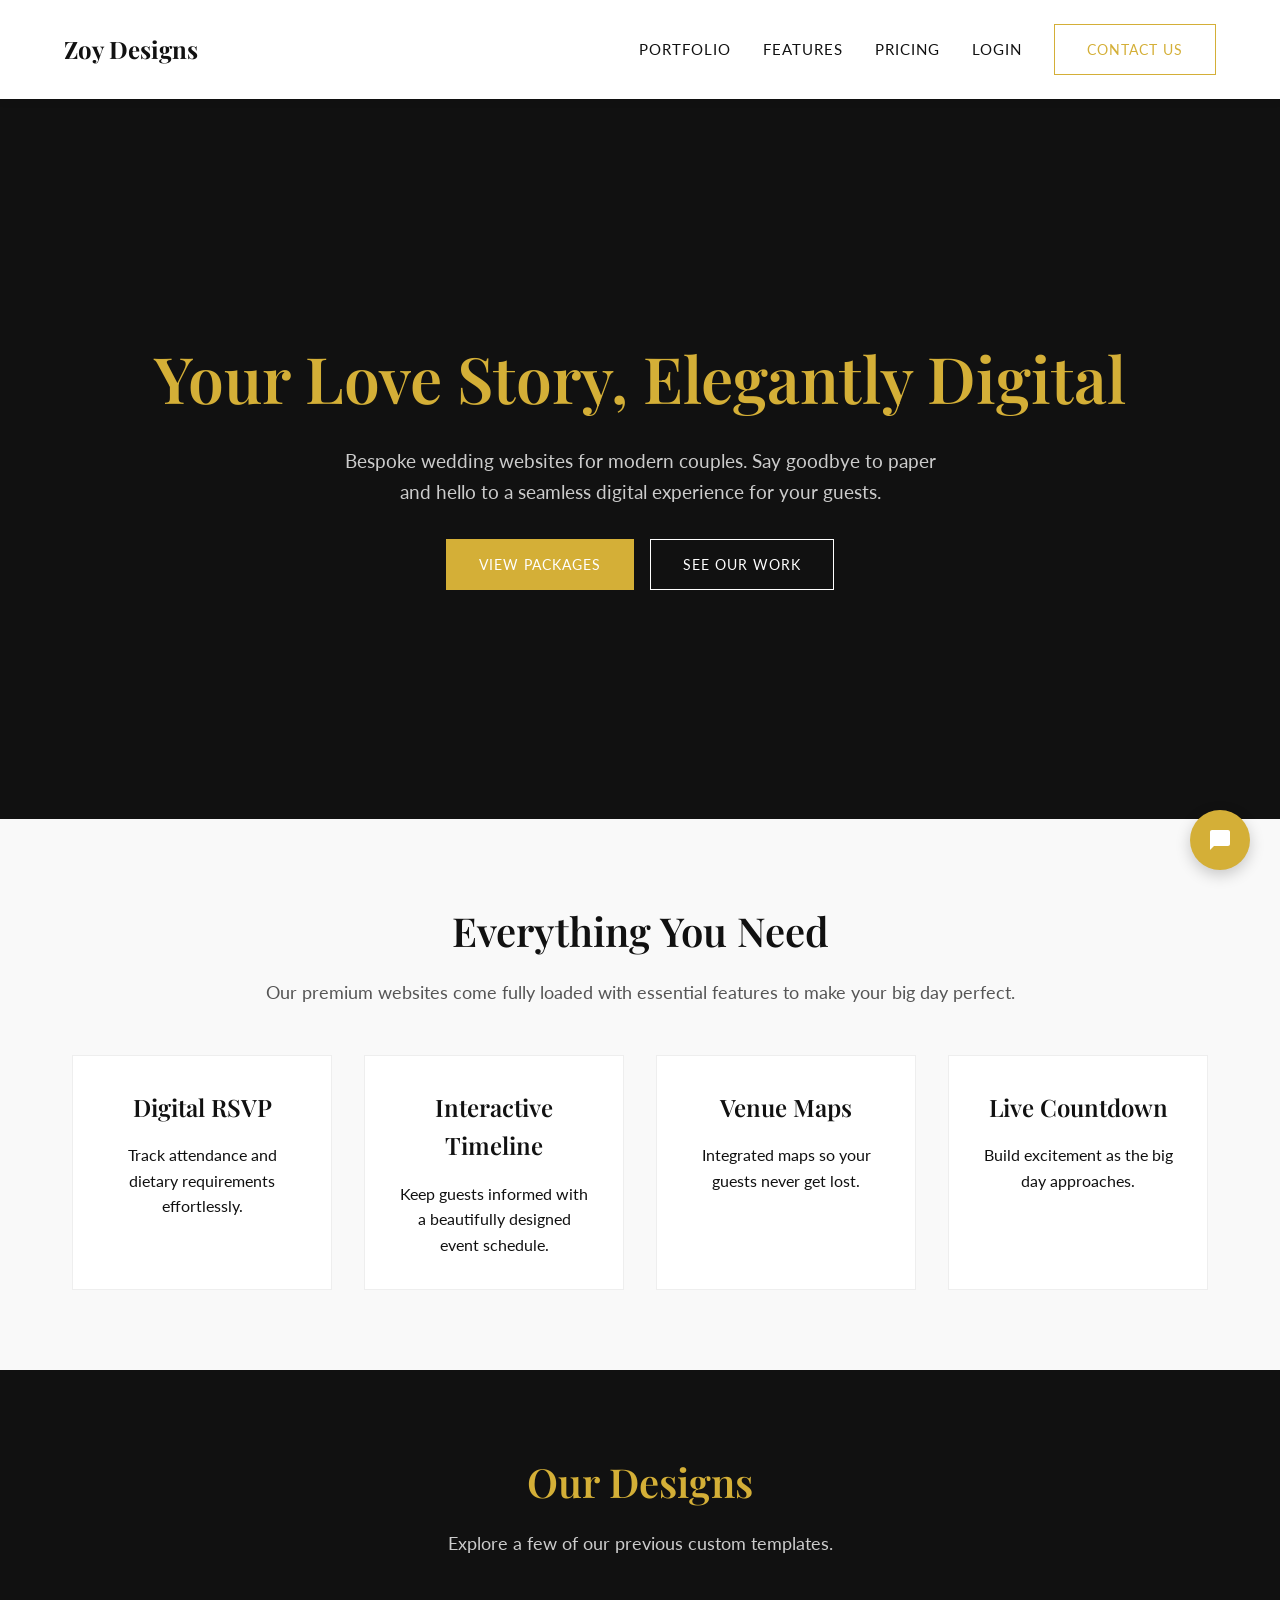
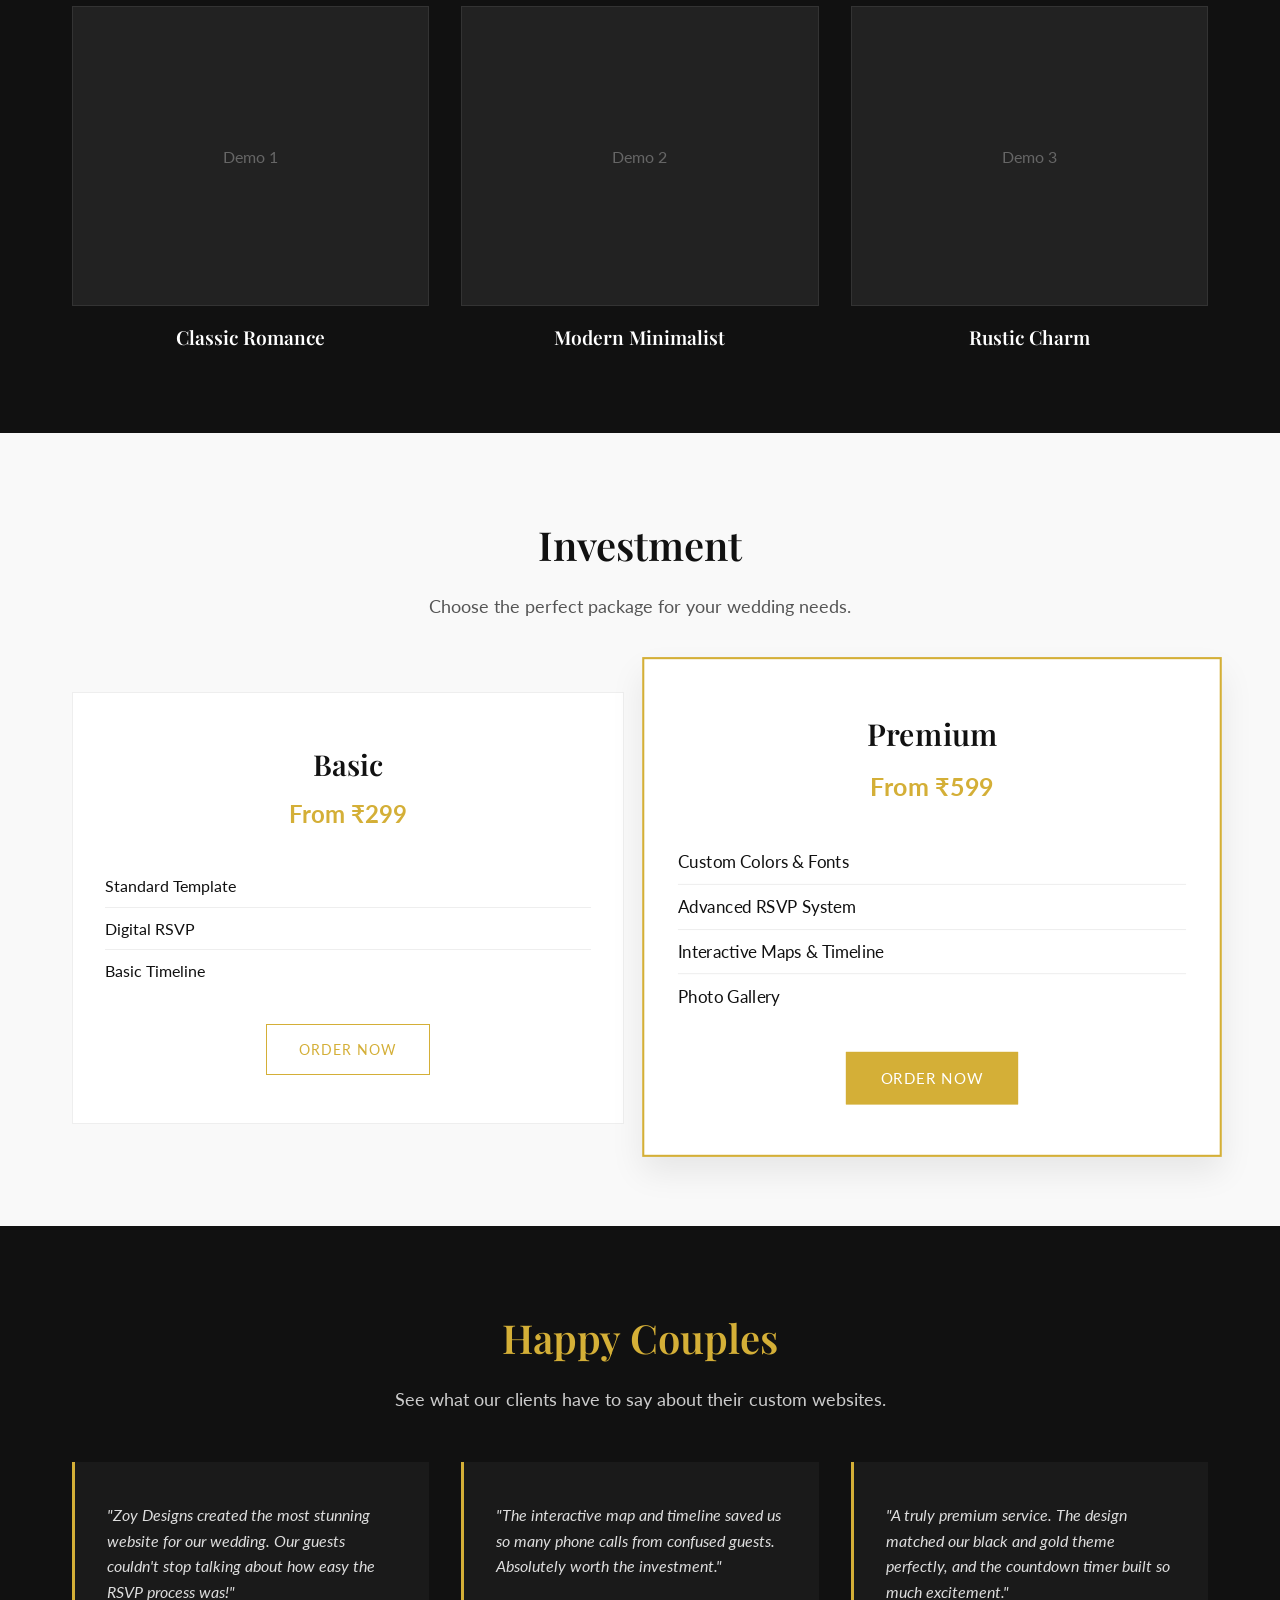
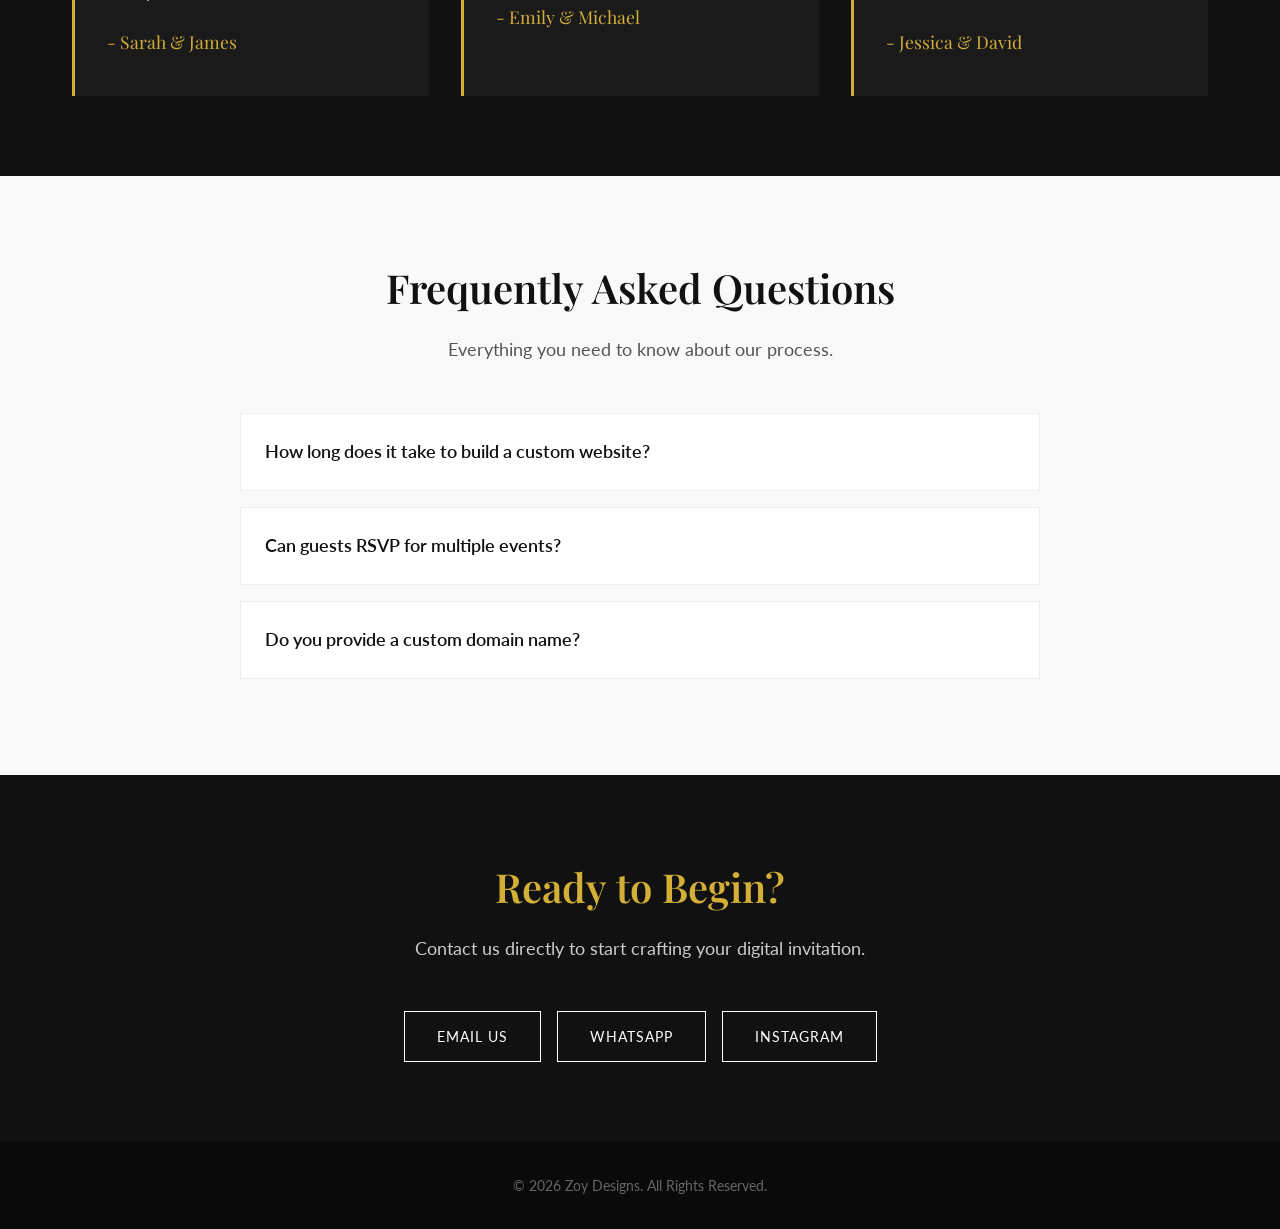
<file: index.html>
<!DOCTYPE html>
<html lang="en">
<head>
    <meta charset="UTF-8">
    <meta name="viewport" content="width=device-width, initial-scale=1.0">
    <title>Premium Wedding Websites | Custom Digital Invitations</title>
    <meta name="description" content="Custom luxury wedding websites for engaged couples. Includes RSVP, timeline, maps, countdowns and more.">
    <link rel="icon" type="image/png" href="favicon.png">
    
    <!-- Google Fonts -->
    <link rel="preconnect" href="https://fonts.googleapis.com">
    <link rel="preconnect" href="https://fonts.gstatic.com" crossorigin>
    <link href="https://fonts.googleapis.com/css2?family=Lato:wght@300;400;700&family=Playfair+Display:ital,wght@0,400;0,600;0,700;1,400&display=swap" rel="stylesheet">
    
    <link rel="stylesheet" href="style.css">
</head>
<body>
    <!-- Navigation -->
    <nav class="navbar">
        <div class="logo">Zoy Designs</div>
        <div class="hamburger" id="hamburger">
            <span class="bar"></span>
            <span class="bar"></span>
            <span class="bar"></span>
        </div>
        <div class="nav-links" id="nav-links">
            <a href="#portfolio">Portfolio</a>
            <a href="#features">Features</a>
            <a href="#pricing">Pricing</a>
            <a href="login.html">Login</a>
            <a href="#contact" class="btn-gold-outline">Contact Us</a>
        </div>
    </nav>

    <!-- Hero Section -->
    <header class="hero">
        <div class="hero-content">
            <h1>Your Love Story, Elegantly Digital</h1>
            <p>Bespoke wedding websites for modern couples. Say goodbye to paper and hello to a seamless digital experience for your guests.</p>
            <div class="hero-actions">
                <a href="#pricing" class="btn-gold">View Packages</a>
                <a href="#portfolio" class="btn-white-outline">See Our Work</a>
            </div>
        </div>
    </header>

    <!-- Features Overview -->
    <section id="features" class="section bg-light">
        <div class="container text-center">
            <h2 class="section-title">Everything You Need</h2>
            <p class="section-subtitle">Our premium websites come fully loaded with essential features to make your big day perfect.</p>
            
            <div class="features-grid">
                <div class="feature-card">
                    <h3>Digital RSVP</h3>
                    <p>Track attendance and dietary requirements effortlessly.</p>
                </div>
                <div class="feature-card">
                    <h3>Interactive Timeline</h3>
                    <p>Keep guests informed with a beautifully designed event schedule.</p>
                </div>
                <div class="feature-card">
                    <h3>Venue Maps</h3>
                    <p>Integrated maps so your guests never get lost.</p>
                </div>
                <div class="feature-card">
                    <h3>Live Countdown</h3>
                    <p>Build excitement as the big day approaches.</p>
                </div>
            </div>
        </div>
    </section>

    <!-- Portfolio Section -->
    <section id="portfolio" class="section bg-dark">
        <div class="container text-center">
            <h2 class="section-title text-gold">Our Designs</h2>
            <p class="section-subtitle text-white">Explore a few of our previous custom templates.</p>
            
            <div class="portfolio-grid">
                <div class="portfolio-item">
                    <div class="portfolio-placeholder">Demo 1</div>
                    <h3>Classic Romance</h3>
                </div>
                <div class="portfolio-item">
                    <div class="portfolio-placeholder">Demo 2</div>
                    <h3>Modern Minimalist</h3>
                </div>
                <div class="portfolio-item">
                    <div class="portfolio-placeholder">Demo 3</div>
                    <h3>Rustic Charm</h3>
                </div>
            </div>
        </div>
    </section>

    <!-- Pricing Section -->
    <section id="pricing" class="section bg-light">
        <div class="container text-center">
            <h2 class="section-title">Investment</h2>
            <p class="section-subtitle">Choose the perfect package for your wedding needs.</p>

            <div class="pricing-grid">
                <div class="pricing-card">
                    <h3>Basic</h3>
                    <p class="price">From ₹299</p>
                    <ul class="pricing-features">
                        <li>Standard Template</li>
                        <li>Digital RSVP</li>
                        <li>Basic Timeline</li>
                    </ul>
                    <a href="#contact" class="btn-gold-outline">Order Now</a>
                </div>
                <div class="pricing-card featured">
                    <h3>Premium</h3>
                    <p class="price">From ₹599</p>
                    <ul class="pricing-features">
                        <li>Custom Colors & Fonts</li>
                        <li>Advanced RSVP System</li>
                        <li>Interactive Maps & Timeline</li>
                        <li>Photo Gallery</li>
                    </ul>
                    <a href="#contact" class="btn-gold">Order Now</a>
                </div>
            </div>
        </div>
    </section>

    <!-- Testimonials Section -->
    <section id="testimonials" class="section bg-dark">
        <div class="container text-center">
            <h2 class="section-title text-gold">Happy Couples</h2>
            <p class="section-subtitle text-white">See what our clients have to say about their custom websites.</p>
            
            <div class="testimonials-grid">
                <div class="testimonial-card">
                    <p class="quote">"Zoy Designs created the most stunning website for our wedding. Our guests couldn't stop talking about how easy the RSVP process was!"</p>
                    <p class="author">- Sarah & James</p>
                </div>
                <div class="testimonial-card">
                    <p class="quote">"The interactive map and timeline saved us so many phone calls from confused guests. Absolutely worth the investment."</p>
                    <p class="author">- Emily & Michael</p>
                </div>
                <div class="testimonial-card">
                    <p class="quote">"A truly premium service. The design matched our black and gold theme perfectly, and the countdown timer built so much excitement."</p>
                    <p class="author">- Jessica & David</p>
                </div>
            </div>
        </div>
    </section>

    <!-- FAQ Section -->
    <section id="faq" class="section bg-light">
        <div class="container">
            <h2 class="section-title text-center">Frequently Asked Questions</h2>
            <p class="section-subtitle text-center">Everything you need to know about our process.</p>
            
            <div class="faq-list">
                <div class="faq-item">
                    <h3 class="faq-question">How long does it take to build a custom website?</h3>
                    <div class="faq-answer"><p>Our standard turnaround time is 1-2 weeks depending on the package you choose and how quickly you provide your photos and details.</p></div>
                </div>
                <div class="faq-item">
                    <h3 class="faq-question">Can guests RSVP for multiple events?</h3>
                    <div class="faq-answer"><p>Yes! With our Premium and Luxury packages, we can set up multi-event RSVPs (e.g., Rehearsal Dinner, Wedding Ceremony, Reception) so guests only see the events they are invited to.</p></div>
                </div>
                <div class="faq-item">
                    <h3 class="faq-question">Do you provide a custom domain name?</h3>
                    <div class="faq-answer"><p>Yes, a custom domain is included for one year with our Premium and Luxury packages.</p></div>
                </div>
            </div>
        </div>
    </section>

    <!-- Contact Section -->
    <section id="contact" class="section bg-dark">
        <div class="container text-center">
            <h2 class="section-title text-gold">Ready to Begin?</h2>
            <p class="section-subtitle text-white">Contact us directly to start crafting your digital invitation.</p>
            
            <div class="contact-links">
                <a href="mailto:hello@zoydesigns.com" class="btn-white-outline">Email Us</a>
                <a href="https://wa.me/919999999999" target="_blank" rel="noopener" class="btn-white-outline">WhatsApp</a>
                <a href="https://instagram.com/zoydesigns" target="_blank" rel="noopener" class="btn-white-outline">Instagram</a>
            </div>
        </div>
    </section>

    <footer class="footer">
        <p>&copy; 2026 Zoy Designs. All Rights Reserved.</p>
    </footer>

    <!-- Chat Widget -->
    <div id="chat-widget">
        <div class="chat-header">
            <span>Chat with Zoy Designs</span>
            <span class="close-chat">&times;</span>
        </div>
        <div class="chat-body" id="chat-body">
            <div class="message bot">Hi there! How can we help you plan your perfect wedding website?</div>
        </div>
        <div class="chat-footer">
            <input type="text" id="chat-input" placeholder="Type a message...">
            <button id="send-chat" class="btn-gold">Send</button>
        </div>
    </div>
    
    <div class="chat-toggle" id="chat-toggle">
        <svg fill="#ffffff" viewBox="0 0 24 24" width="24px" height="24px">
            <path d="M20,2H4C2.9,2,2,2.9,2,4v18l4-4h14c1.1,0,2-0.9,2-2V4C22,2.9,21.1,2,20,2z"/>
        </svg>
    </div>

    <script src="script.js"></script>
</body>
</html>
</file>
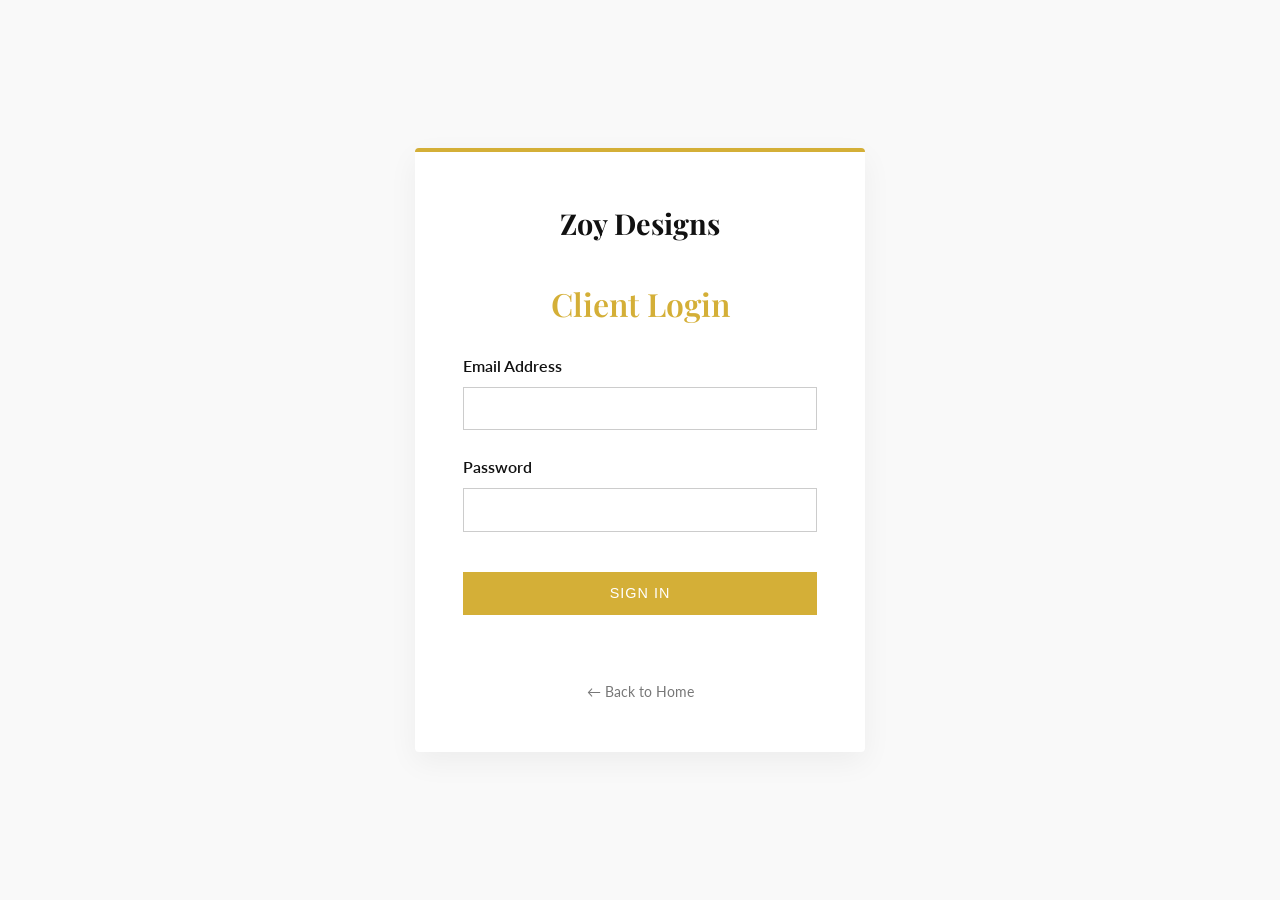
<file: login.html>
<!DOCTYPE html>
<html lang="en">
<head>
    <meta charset="UTF-8">
    <meta name="viewport" content="width=device-width, initial-scale=1.0">
    <title>Client Login | Zoy Designs</title>
    <link rel="icon" type="image/png" href="favicon.png">
    
    <!-- Google Fonts -->
    <link rel="preconnect" href="https://fonts.googleapis.com">
    <link rel="preconnect" href="https://fonts.gstatic.com" crossorigin>
    <link href="https://fonts.googleapis.com/css2?family=Lato:wght@300;400;700&family=Playfair+Display:ital,wght@0,400;0,600;0,700;1,400&display=swap" rel="stylesheet">
    
    <link rel="stylesheet" href="style.css">
    <style>
        .login-page-container {
            display: flex;
            align-items: center;
            justify-content: center;
            min-height: 100vh;
            background-color: var(--color-light-gray);
            padding: 2rem;
        }
        .login-box {
            background: var(--color-white);
            padding: 3rem;
            border-radius: 4px;
            width: 100%;
            max-width: 450px;
            box-shadow: 0 10px 30px rgba(0,0,0,0.05);
            border-top: 4px solid var(--color-gold);
            text-align: center;
        }
        .back-link {
            display: inline-block;
            margin-top: 2rem;
            color: #777;
            font-size: 0.9rem;
            text-decoration: none;
            transition: var(--transition-standard);
        }
        .back-link:hover {
            color: var(--color-gold);
        }
    </style>
</head>
<body>

    <div class="login-page-container">
        <div class="login-box">
            <a href="index.html" class="logo" style="display: block; margin-bottom: 2rem; font-size: 1.8rem;">Zoy Designs</a>
            
            <h2 class="section-title text-gold" style="font-size: 2rem; margin-bottom: 1.5rem;">Client Login</h2>
            
            <form id="dedicated-login-form">
                <div class="form-group">
                    <label for="email">Email Address</label>
                    <input type="email" id="email" required>
                </div>
                <div class="form-group">
                    <label for="password">Password</label>
                    <input type="password" id="password" required>
                </div>
                <button type="submit" class="btn-gold" style="width: 100%; margin-top: 1rem;">Sign In</button>
                <p class="login-msg" id="login-msg"></p>
            </form>
            
            <a href="index.html" class="back-link">&larr; Back to Home</a>
        </div>
    </div>

    <script>
        document.getElementById('dedicated-login-form').addEventListener('submit', (e) => {
            e.preventDefault();
            const email = document.getElementById('email').value;
            const msg = document.getElementById('login-msg');
            msg.style.color = 'green';
            msg.textContent = `Welcome back, ${email}! Loading dashboard...`;
            setTimeout(() => {
                window.location.href = 'index.html'; // Redirect to home or dashboard after mock login
            }, 1500);
        });
    </script>
</body>
</html>
</file>
<file: style.css>
:root {
    --color-black: #111111;
    --color-white: #ffffff;
    --color-light-gray: #f9f9f9;
    --color-gold: #d4af37;
    --color-gold-hover: #b5952f;
    --font-heading: 'Playfair Display', serif;
    --font-body: 'Lato', sans-serif;
    --transition-standard: all 0.3s ease;
}

* {
    margin: 0;
    padding: 0;
    box-sizing: border-box;
}

body {
    font-family: var(--font-body);
    color: var(--color-black);
    background-color: var(--color-white);
    line-height: 1.6;
    overflow-x: hidden;
}

h1, h2, h3, h4, h5, h6 {
    font-family: var(--font-heading);
    font-weight: 600;
}

a {
    text-decoration: none;
    color: inherit;
}

ul {
    list-style: none;
}

/* Utilities */
.container {
    max-width: 1200px;
    margin: 0 auto;
    padding: 0 2rem;
}

.text-center {
    text-align: center;
}

.text-gold {
    color: var(--color-gold);
}

.text-white {
    color: var(--color-white);
}

.bg-dark {
    background-color: var(--color-black);
    color: var(--color-white);
}

.bg-light {
    background-color: var(--color-light-gray);
}

.section {
    padding: 5rem 0;
}

.section-title {
    font-size: 2.5rem;
    margin-bottom: 1rem;
}

.section-subtitle {
    font-size: 1.1rem;
    color: #555;
    margin-bottom: 3rem;
}

.bg-dark .section-subtitle {
    color: #ccc;
}

/* Buttons */
.btn-gold {
    display: inline-block;
    background-color: var(--color-gold);
    color: var(--color-white);
    padding: 0.8rem 2rem;
    border: 1px solid var(--color-gold);
    text-transform: uppercase;
    letter-spacing: 1px;
    font-size: 0.9rem;
    transition: var(--transition-standard);
    cursor: pointer;
}

.btn-gold:hover {
    background-color: var(--color-gold-hover);
    border-color: var(--color-gold-hover);
}

.btn-gold-outline {
    display: inline-block;
    background-color: transparent;
    color: var(--color-gold);
    padding: 0.8rem 2rem;
    border: 1px solid var(--color-gold);
    text-transform: uppercase;
    letter-spacing: 1px;
    font-size: 0.9rem;
    transition: var(--transition-standard);
    cursor: pointer;
}

.btn-gold-outline:hover {
    background-color: var(--color-gold);
    color: var(--color-white);
}

.btn-white-outline {
    display: inline-block;
    background-color: transparent;
    color: var(--color-white);
    padding: 0.8rem 2rem;
    border: 1px solid var(--color-white);
    text-transform: uppercase;
    letter-spacing: 1px;
    font-size: 0.9rem;
    transition: var(--transition-standard);
    cursor: pointer;
}

.btn-white-outline:hover {
    background-color: var(--color-white);
    color: var(--color-black);
}

/* Navigation */
.navbar {
    display: flex;
    justify-content: space-between;
    align-items: center;
    padding: 1.5rem 5%;
    background-color: var(--color-white);
    position: sticky;
    top: 0;
    z-index: 1000;
    box-shadow: 0 2px 10px rgba(0,0,0,0.05);
}

.logo {
    font-family: var(--font-heading);
    font-size: 1.5rem;
    font-weight: 700;
    color: var(--color-black);
}

.nav-links {
    display: flex;
    align-items: center;
    gap: 2rem;
}

.nav-links a:not(.btn-gold-outline) {
    font-size: 0.95rem;
    text-transform: uppercase;
    letter-spacing: 1px;
    transition: var(--transition-standard);
}

.nav-links a:hover:not(.btn-gold-outline) {
    color: var(--color-gold);
}

/* Hero */
.hero {
    height: 80vh;
    display: flex;
    align-items: center;
    justify-content: center;
    text-align: center;
    background-color: var(--color-black);
    color: var(--color-white);
    padding: 0 1rem;
}

.hero-content h1 {
    font-size: 4rem;
    margin-bottom: 1rem;
    color: var(--color-gold);
}

.hero-content p {
    font-size: 1.2rem;
    max-width: 600px;
    margin: 0 auto 2rem auto;
    color: #ccc;
}

.hero-actions {
    display: flex;
    gap: 1rem;
    justify-content: center;
}

/* Features */
.features-grid {
    display: grid;
    grid-template-columns: repeat(auto-fit, minmax(250px, 1fr));
    gap: 2rem;
}

.feature-card {
    background: var(--color-white);
    padding: 2rem;
    border: 1px solid #eee;
    transition: var(--transition-standard);
}

.feature-card:hover {
    transform: translateY(-5px);
    box-shadow: 0 10px 20px rgba(0,0,0,0.05);
    border-color: var(--color-gold);
}

.feature-card h3 {
    margin-bottom: 1rem;
    font-size: 1.5rem;
}

/* Portfolio */
.portfolio-grid {
    display: grid;
    grid-template-columns: repeat(auto-fit, minmax(300px, 1fr));
    gap: 2rem;
}

.portfolio-item h3 {
    margin-top: 1rem;
    font-size: 1.2rem;
    color: var(--color-white);
}

.portfolio-placeholder {
    width: 100%;
    height: 300px;
    background-color: #222;
    display: flex;
    align-items: center;
    justify-content: center;
    color: #666;
    border: 1px solid #333;
    transition: var(--transition-standard);
}

.portfolio-placeholder:hover {
    border-color: var(--color-gold);
}

/* Pricing */
.pricing-grid {
    display: grid;
    grid-template-columns: repeat(auto-fit, minmax(300px, 1fr));
    gap: 2rem;
    align-items: center;
}

.pricing-card {
    background: var(--color-white);
    padding: 3rem 2rem;
    border: 1px solid #eee;
    transition: var(--transition-standard);
}

.pricing-card.featured {
    border: 2px solid var(--color-gold);
    transform: scale(1.05);
    box-shadow: 0 15px 30px rgba(0,0,0,0.08);
}

.pricing-card h3 {
    font-size: 1.8rem;
    margin-bottom: 0.5rem;
}

.pricing-card .price {
    font-size: 1.5rem;
    color: var(--color-gold);
    margin-bottom: 2rem;
    font-weight: 700;
}

.pricing-features {
    margin-bottom: 2rem;
    text-align: left;
}

.pricing-features li {
    padding: 0.5rem 0;
    border-bottom: 1px solid #eee;
}

.pricing-features li:last-child {
    border-bottom: none;
}

/* Contact */
.contact-links {
    display: flex;
    justify-content: center;
    gap: 1rem;
    flex-wrap: wrap;
}

/* Testimonials */
.testimonials-grid {
    display: grid;
    grid-template-columns: repeat(auto-fit, minmax(300px, 1fr));
    gap: 2rem;
}

.testimonial-card {
    background-color: #1a1a1a;
    padding: 2.5rem 2rem;
    border-left: 3px solid var(--color-gold);
    text-align: left;
}

.testimonial-card .quote {
    font-style: italic;
    color: #ddd;
    margin-bottom: 1.5rem;
}

.testimonial-card .author {
    font-family: var(--font-heading);
    color: var(--color-gold);
    font-size: 1.1rem;
}

/* FAQ */
.faq-list {
    max-width: 800px;
    margin: 0 auto;
}

.faq-item {
    background: var(--color-white);
    margin-bottom: 1rem;
    border: 1px solid #eee;
    padding: 1.5rem;
    cursor: pointer;
    transition: var(--transition-standard);
}

.faq-item:hover {
    border-color: var(--color-gold);
}

.faq-question {
    font-family: var(--font-body);
    font-size: 1.1rem;
    font-weight: 600;
}

.faq-answer {
    margin-top: 1rem;
    color: #555;
    display: none;
}

/* Footer */
.footer {
    text-align: center;
    padding: 2rem;
    background-color: #0a0a0a;
    color: #666;
    font-size: 0.9rem;
}

/* Modal */
.modal-overlay {
    display: none;
    position: fixed;
    top: 0; left: 0; width: 100%; height: 100%;
    background: rgba(0,0,0,0.8);
    z-index: 2000;
    align-items: center;
    justify-content: center;
}
.modal-content {
    background: var(--color-white);
    padding: 3rem;
    border-radius: 4px;
    width: 90%;
    max-width: 400px;
    position: relative;
    border-top: 4px solid var(--color-gold);
}
.close-modal {
    position: absolute;
    top: 10px; right: 15px;
    font-size: 1.5rem;
    cursor: pointer;
    color: #666;
}
.form-group {
    margin-bottom: 1.5rem;
    text-align: left;
}
.form-group label {
    display: block;
    margin-bottom: 0.5rem;
    font-weight: 600;
}
.form-group input {
    width: 100%;
    padding: 0.8rem;
    border: 1px solid #ccc;
    font-family: var(--font-body);
}
.login-msg {
    margin-top: 1rem;
    color: inherit;
    font-size: 0.9rem;
    min-height: 1.2em; /* Reserve space to avoid layout shift */
}

/* Chat Widget */
.chat-toggle {
    position: fixed;
    bottom: 30px;
    right: 30px;
    background: var(--color-gold);
    width: 60px;
    height: 60px;
    border-radius: 50%;
    display: flex;
    align-items: center;
    justify-content: center;
    cursor: pointer;
    box-shadow: 0 5px 15px rgba(0,0,0,0.2);
    z-index: 1000;
    transition: var(--transition-standard);
}
.chat-toggle:hover {
    transform: scale(1.1);
}
#chat-widget {
    display: none;
    position: fixed;
    bottom: 100px;
    right: 30px;
    width: 300px;
    background: var(--color-white);
    border-radius: 8px;
    box-shadow: 0 5px 25px rgba(0,0,0,0.2);
    z-index: 1000;
    flex-direction: column;
    overflow: hidden;
    border: 1px solid #eee;
}
.chat-header {
    background: var(--color-black);
    color: var(--color-gold);
    padding: 1rem;
    display: flex;
    justify-content: space-between;
    align-items: center;
    font-weight: bold;
}
.close-chat {
    cursor: pointer;
    font-size: 1.2rem;
    color: var(--color-white);
}
.chat-body {
    height: 300px;
    padding: 1rem;
    overflow-y: auto;
    background: #fafafa;
    display: flex;
    flex-direction: column;
    gap: 1rem;
}
.message {
    padding: 0.8rem;
    border-radius: 8px;
    max-width: 80%;
    font-size: 0.9rem;
}
.message.bot {
    background: #eee;
    align-self: flex-start;
}
.message.user {
    background: var(--color-gold);
    color: var(--color-white);
    align-self: flex-end;
}
.chat-footer {
    display: flex;
    padding: 0.8rem;
    border-top: 1px solid #eee;
    background: var(--color-white);
}
.chat-footer input {
    flex: 1;
    border: 1px solid #ccc;
    padding: 0.5rem;
    border-radius: 4px;
    margin-right: 0.5rem;
}
.chat-footer button {
    padding: 0.5rem 1rem;
    border-radius: 4px;
}

/* Hamburger Menu */
.hamburger {
    display: none;
    flex-direction: column;
    cursor: pointer;
    gap: 5px;
}

.hamburger .bar {
    width: 25px;
    height: 3px;
    background-color: var(--color-black);
    transition: var(--transition-standard);
}

/* Responsive */
@media (max-width: 992px) { /* Tablet */
    .hero-content h1 {
        font-size: 3rem;
    }
    .section {
        padding: 4rem 0;
    }
}

@media (max-width: 768px) { /* Mobile */
    .hamburger {
        display: flex;
    }
    .nav-links {
        display: none;
        flex-direction: column;
        position: absolute;
        top: 100%;
        left: 0;
        width: 100%;
        background-color: var(--color-white);
        padding: 2rem 0;
        box-shadow: 0 10px 10px rgba(0,0,0,0.1);
        text-align: center;
        gap: 1.5rem;
    }
    .nav-links.active {
        display: flex;
    }
    .hero-content h1 {
        font-size: 2.2rem;
    }
    .hero-content p {
        font-size: 1rem;
    }
    .hero-actions {
        flex-direction: column;
        width: 100%;
        padding: 0 1rem;
    }
    .pricing-card.featured {
        transform: none;
    }
    #chat-widget {
        right: 15px;
        bottom: 90px;
        width: calc(100% - 30px);
    }
    .chat-toggle {
        right: 15px;
        bottom: 15px;
    }
    .modal-content {
        padding: 2rem;
    }
}
</file>
